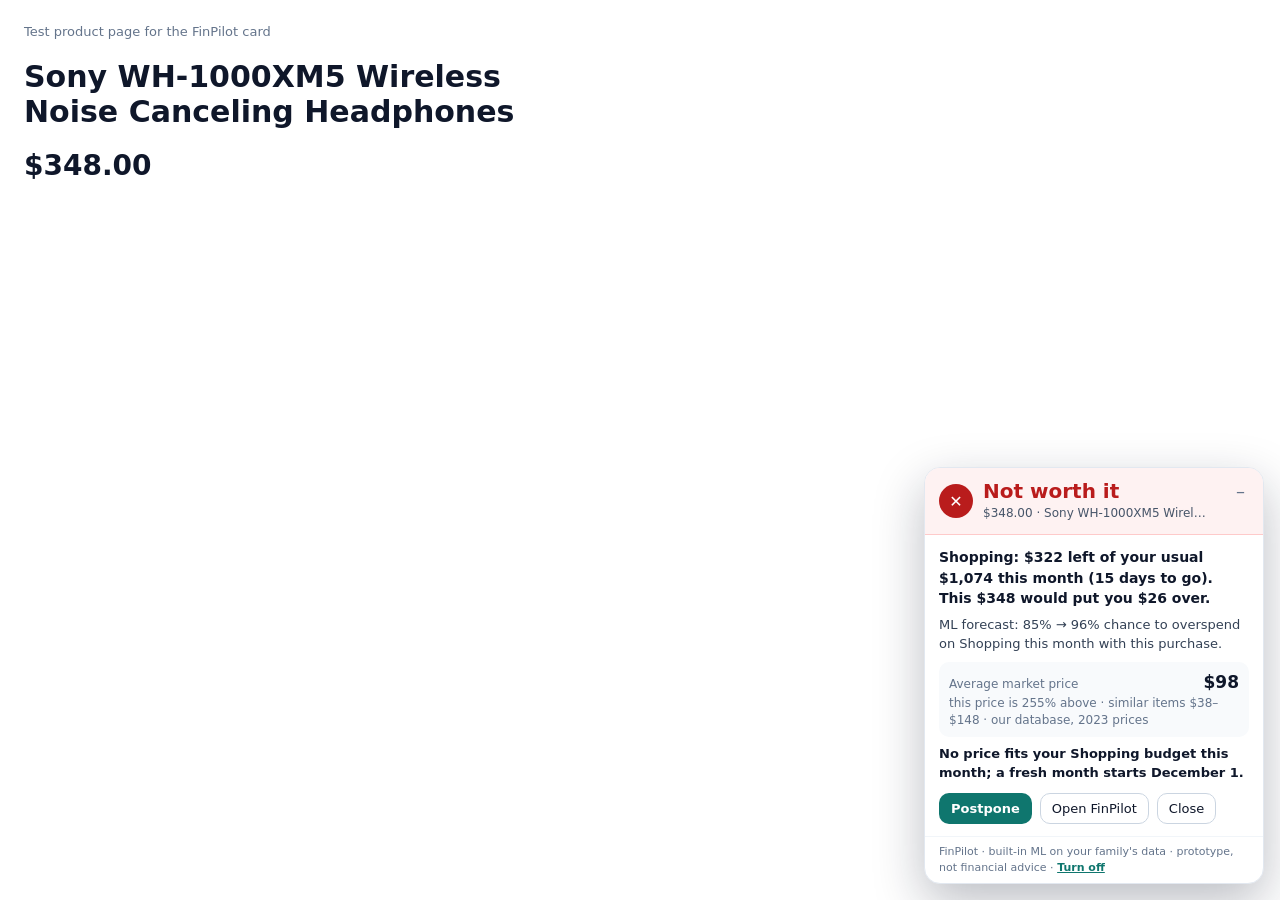
<file: extension/card-test.html>
<!doctype html>
<html lang="en">
<head>
<meta charset="utf-8">
<meta name="viewport" content="width=device-width, initial-scale=1">
<title>FinPilot card test page</title>
<!-- Developer page: a fake product page that runs the on-page card with the built-in engine (no extension needed).
     Open with ?memory&title=...&price=... Not used by the extension itself. -->
<style>body{font:15px system-ui;margin:24px;color:#0f172a;background:#fff} .p{max-width:520px} .price{font-size:28px;font-weight:700}</style>
</head>
<body>
<div class="p" itemscope itemtype="https://schema.org/Product">
  <p style="color:#64748b;font-size:13px">Test product page for the FinPilot card</p>
  <h1 itemprop="name" id="name"></h1>
  <div class="price">$<span itemprop="price" id="price"></span></div>
</div>
<script type="module">
import { loadModels } from "./lib/ml.js";
import { MarketIndex } from "./lib/market.js";
import { Store } from "./lib/store.js";
import { checkPurchase } from "./lib/verdict.js";

const q = new URLSearchParams(location.search);
const title = q.get("title") || "Sony WH-1000XM5 Wireless Noise Canceling Headphones";
document.getElementById("name").textContent = title;
document.getElementById("price").textContent = q.get("price") || "348.00";
document.title = title;

const today = "2026-11-15";
const models = await loadModels("./");
const market = new MarketIndex(await (await fetch("./models/price_index.json")).json());
const store = new Store(models);
await store.loadDemo(await (await fetch("./data/demo_family.json")).json(), today);
const app = { models, market, store, today };

// Stand-in for the extension's background worker.
window.chrome = window.chrome || {};
chrome.runtime = {
  sendMessage(msg, cb) {
    setTimeout(async () => {
      try {
        if (msg.type === "check") cb({ ok: true, data: checkPurchase(app, msg.product) });
        else if (msg.type === "postpone") cb({ ok: true, data: { remind_on: await store.postpone(msg.product) } });
        else cb({ ok: true, data: {} });
      } catch (e) { cb({ ok: false, error: e.message }); }
    }, 50);
  },
  onMessage: { addListener() {} },
};
chrome.storage = { local: { get: async () => ({ "finpilot:card_on": true }), set: async () => {} }, onChanged: { addListener() {} } };
for (const src of ["detect.js", "content.js"]) {
  await new Promise((r) => { const s = document.createElement("script"); s.src = src; s.onload = r; document.body.append(s); });
}
</script>
</body>
</html>
</file>
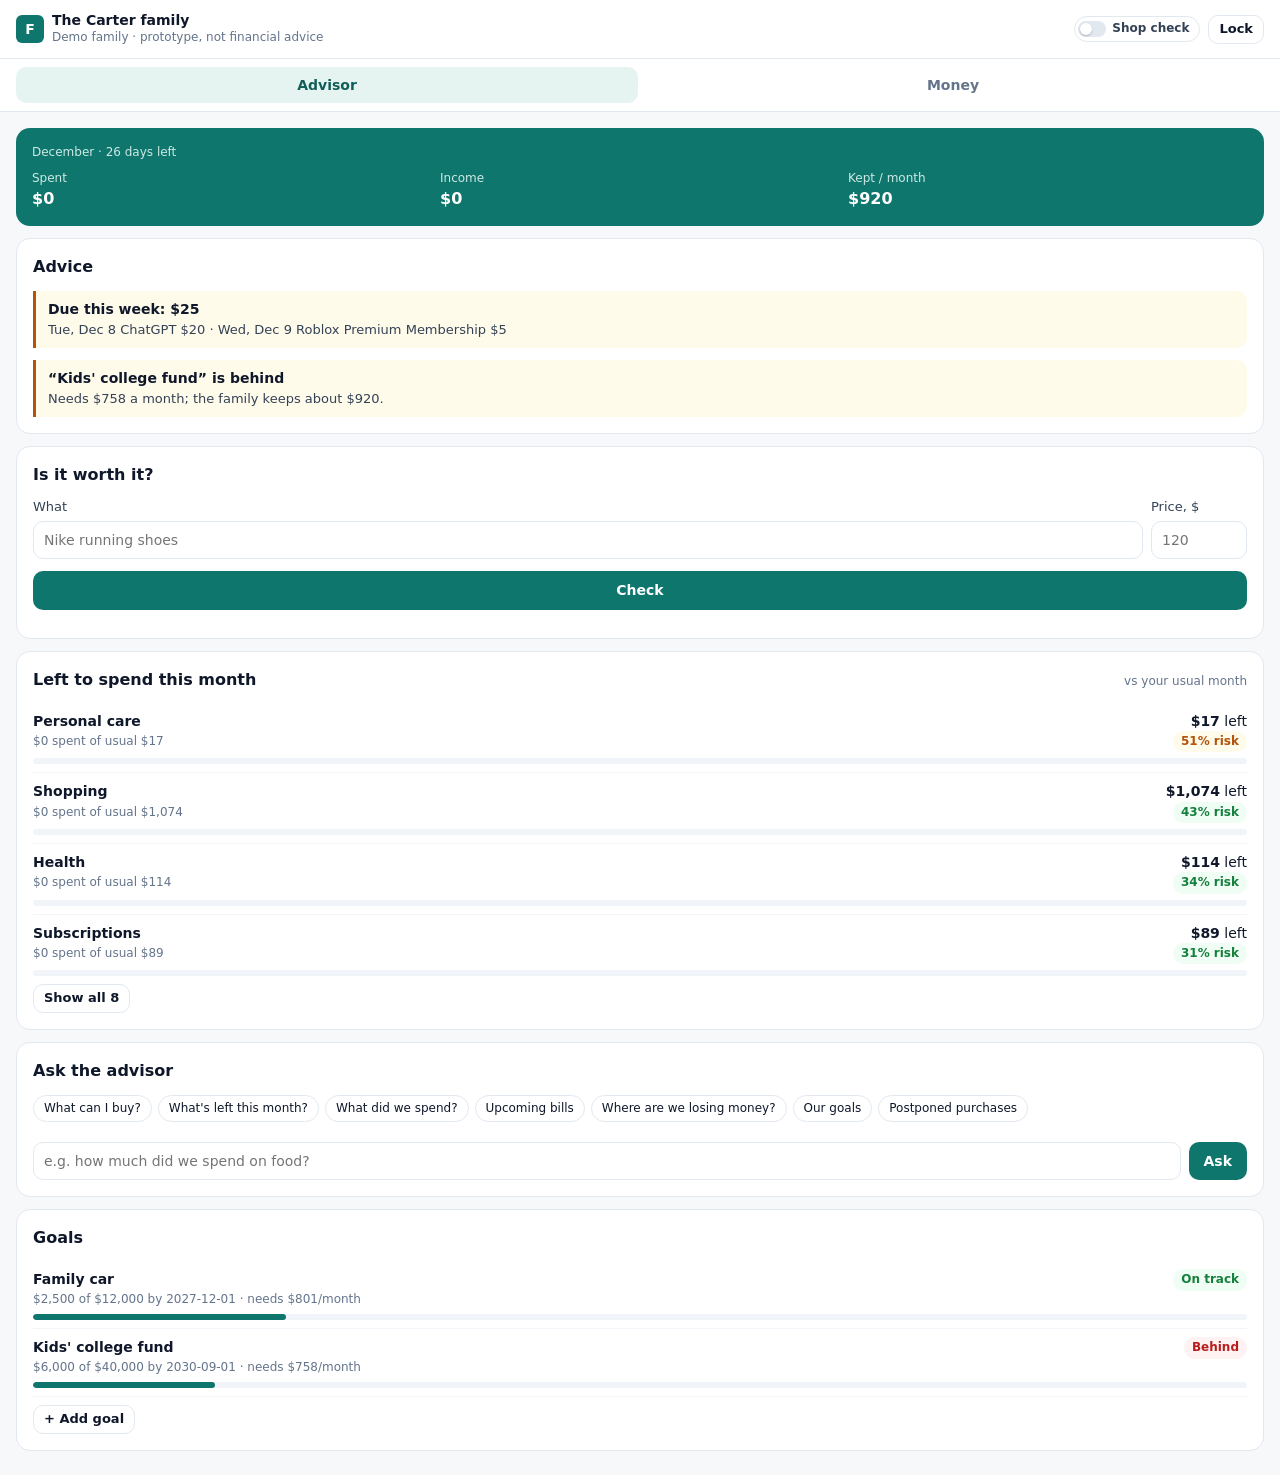
<file: extension/panel.html>
<!doctype html>
<html lang="en">
<head>
  <meta charset="utf-8">
  <meta name="viewport" content="width=device-width, initial-scale=1">
  <title>FinPilot</title>
  <link rel="stylesheet" href="panel.css">
</head>
<body>
  <div id="root" class="app" aria-live="polite">
    <div class="center"><div class="skeleton" style="height:28px;width:60%"></div><div class="skeleton" style="height:120px;margin-top:16px"></div></div>
  </div>
  <script type="module" src="panel.js"></script>
</body>
</html>
</file>
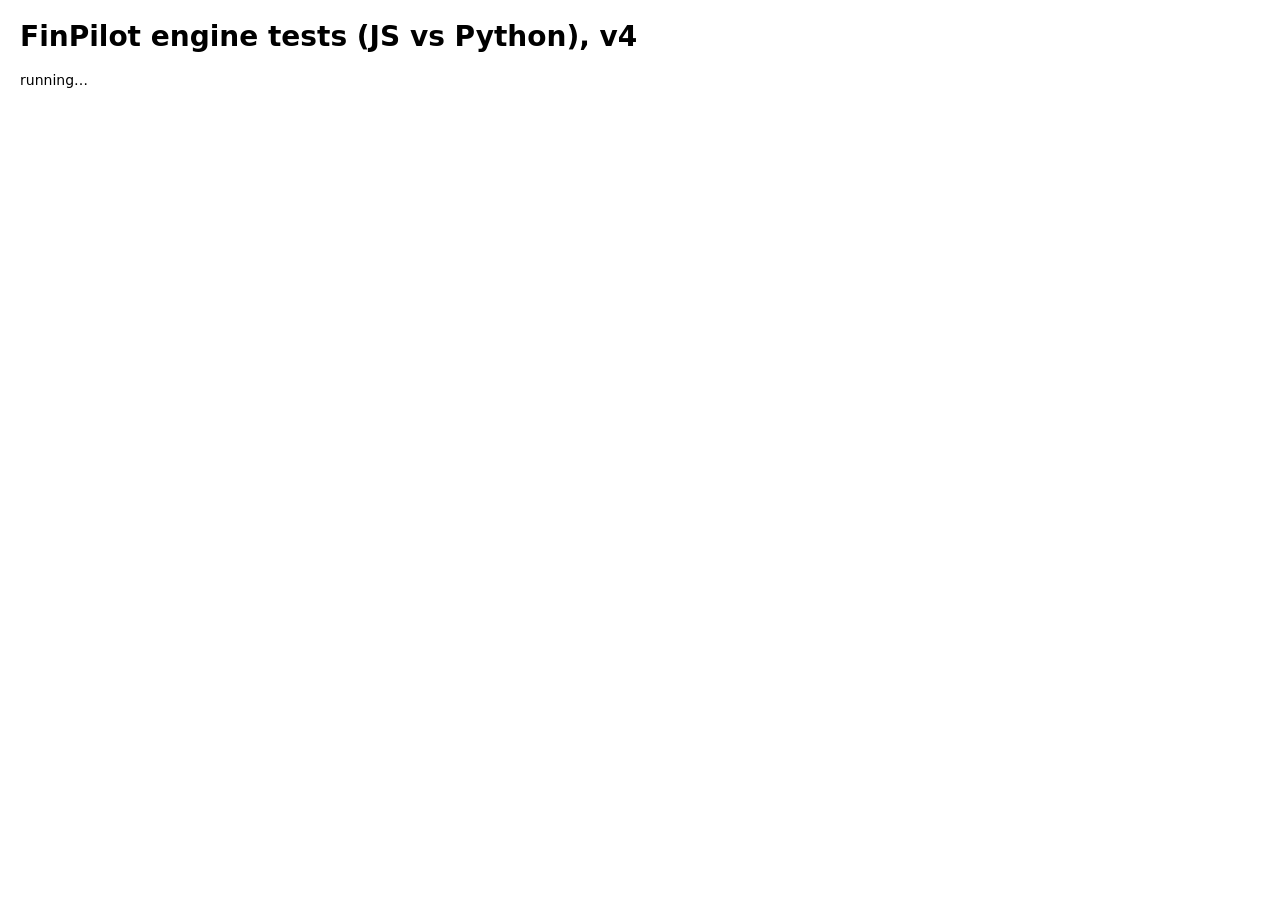
<file: extension/test.html>
<!doctype html>
<meta charset="utf-8">
<title>FinPilot engine tests</title>
<style>body{font:14px system-ui;margin:20px} .ok{color:#15803d} .bad{color:#b91c1c} pre{white-space:pre-wrap}</style>
<h1>FinPilot engine tests (JS vs Python), v4</h1>
<div id="out">running…</div>
<script type="module">
import { loadModels } from "./lib/ml.js";
import { FORECAST_CATEGORIES, features, vector } from "./lib/features.js";
import { familyState, monthlyFreeCash, planGoals, upcomingRecurring, usualP90, yearlyIncome } from "./lib/finance.js";

const results = [];
const check = (name, ok, detail = "") => results.push({ name, ok, detail });
const close = (a, b, tol) => Math.abs(a - b) <= tol;

const m = await loadModels("./");

// Task 1: models
check("categorizer labels", m.tests.categorizer.every((t) => m.categorizer.predict(t.text) === t.expected));
check("intent labels", m.tests.intent.every((t) => m.intent.predict(t.text) === t.expected));
check("price predictions", m.tests.price.every((t) => close(Math.exp(m.price.predict(t.text)), t.expected, 0.02)));
check("overspend probabilities", m.tests.overspend.every((t) => close(m.overspend.proba(t.x), t.expected, 1e-4)));
check("recurring probabilities", m.tests.recurring.every((t) => close(m.recurring.proba(t.x), t.expected, 1e-4)));

// Task 2: live features and money math on the demo family (fixture computed by the Python backend)
const fx = await (await fetch("./data/test_fixture.json")).json();
const tx = fx.transactions;
check("yearly income", close(yearlyIncome(tx, fx.today), fx.yearly_income, 0.01), `${yearlyIncome(tx, fx.today)} vs ${fx.yearly_income}`);
const state = familyState(tx, 2, fx.today);
const names = m.overspendSpec.features;
for (const c of FORECAST_CATEGORIES) {
  const row = features(state, c, fx.today);
  const exp = fx.features[c];
  if (!exp) { check(`features ${c}`, row === null, "expected no history"); continue; }
  const x = vector(row, names);
  const bad = names.filter((f, i) => !close(x[i], exp.x[i], 1e-3 * Math.max(1, Math.abs(exp.x[i]))));
  check(`features ${c}`, bad.length === 0, bad.map((f) => `${f}: ${x[names.indexOf(f)]} vs ${exp.x[names.indexOf(f)]}`).join("; "));
  check(`risk ${c}`, close(m.overspend.proba(x), exp.prob, 1e-3), `${m.overspend.proba(x).toFixed(4)} vs ${exp.prob}`);
}
const free = monthlyFreeCash(tx, fx.today);
check("free cash", close(free, fx.free_cash, 0.01), `${free} vs ${fx.free_cash}`);
const up = upcomingRecurring(m, tx, fx.today, 30).map((u) => `${u.date}|${u.amount.toFixed(2)}|${u.category}`).sort();
const upExp = fx.upcoming.map((u) => `${u.date}|${Number(u.amount).toFixed(2)}|${u.category}`).sort();
check("upcoming payments", JSON.stringify(up) === JSON.stringify(upExp), `JS ${up.length}, Python ${upExp.length}; only JS: ${up.filter((x) => !upExp.includes(x)).join(", ")}; only Py: ${upExp.filter((x) => !up.includes(x)).join(", ")}`);
const demoGoals = [{ name: "Kids' college fund", target: 40000, saved: 6000, deadline: "2030-09-01" },
  { name: "Family car", target: 12000, saved: 2500, deadline: "2027-12-01" }];
const goals = planGoals(demoGoals, free, fx.today);
const gExp = fx.goals;
check("goal plans", goals.every((g) => { const e = gExp.find((x) => x.name === g.name); return e && close(g.needed_per_month, e.needed_per_month, 0.01) && close(g.allocated_per_month, e.allocated_per_month, 0.05) && g.projected_date === e.projected_date && g.on_track === e.on_track; }),
  JSON.stringify(goals.map((g) => [g.name, g.needed_per_month, g.allocated_per_month, g.projected_date, g.on_track])));
check("usual price (shopping p90)", close(usualP90(tx, "shopping", fx.today), fx.usual_p90_shopping, 0.01), `${usualP90(tx, "shopping", fx.today)} vs ${fx.usual_p90_shopping}`);

// Task 13: family password store and demo family
const { Store, DEMO_PASSWORD, validPassword, generatePassword, normalizePassword } = await import("./lib/store.js");
check("password rules", validPassword("DEMO26") && validPassword("7K2PQ9") && !validPassword("ABCDEF") && !validPassword("123456") && !validPassword("AB12C") && !validPassword("AB-123"));
check("generated passwords valid", Array.from({ length: 50 }, generatePassword).every(validPassword));
const demo = await (await fetch("./data/demo_family.json")).json();
const store = new Store(m);
const t0 = performance.now();
await store.loadDemo(demo, "2026-11-15");
const ms = performance.now() - t0;
check("demo loads under 3 s", ms < 3000, `${ms.toFixed(0)} ms`);
check("demo family: 2 children, no profiles", store.data.family.children === 2 && !("members" in store.data.family) && store.data.family.is_demo);
check("no transactions after today", store.data.transactions.every((t) => t.date <= "2026-11-15"));
check("every transaction categorized", store.data.transactions.every((t) => t.category));
check("seed correction applied", store.data.transactions.filter((t) => t.description === "PURCHASE INTEREST CHARGE").every((t) => t.category === "fees"));
const demoCount = store.data.transactions.length;
const resumed = new Store(m);
check("panel re-opens the unlocked family", (await resumed.resume()) && resumed.data.transactions.length === demoCount);
await store.lock();
check("lock forgets the family", !store.ready && !(await new Store(m).resume()));
let wrong = false; try { await store.unlock("ZZZ999"); } catch (e) { wrong = true; }
check("wrong password rejected", wrong && !store.ready);
await store.unlock(" demo26 ");
check("password is case-insensitive", store.ready && store.data.transactions.length === demoCount);
let dup = false; try { await store.createFamily("Copycats", DEMO_PASSWORD); } catch (e) { dup = e.message.includes("already used"); }
check("password already used is rejected", dup);
let weak = false; try { await store.createFamily("Weak", "abcdef"); } catch (e) { weak = true; }
check("weak password rejected", weak);
const pw = generatePassword();
await store.createFamily("The Smiths", pw, 1);
check("new family starts empty", store.data.transactions.length === 0 && store.data.family.name === "The Smiths");
await store.addEntry({ kind: "expense", amount: 23.4, description: "Starbucks latte" });
await store.addEntry({ kind: "income", amount: "1500", description: "Salary ACME payroll" });
const [e1, e2] = store.data.transactions;
check("expense saved negative, category by ML", e1.amount === -23.4 && e1.category === "dining" && e1.category_source === "model", JSON.stringify(e1));
check("income saved positive", e2.amount === 1500 && e2.category === "income", JSON.stringify(e2));
const [salary, refund, sold] = store.categorize([{ amount: 1200, description: "PAYPAL *Salary", source: "paypal" },
  { amount: 25, description: "PAYPAL *Refund Nike shoes", source: "paypal" }, { amount: 80, description: "Sold old bike on eBay", channel: "manual" }]);
check("money in from PayPal or marked as income counts as income (refunds left to the model)",
  salary.category === "income" && sold.category === "income" && refund.category === m.categorizer.predict("[credit] PAYPAL *Refund Nike shoes") && refund.category_source === "model",
  `${salary.category} ${sold.category} ${refund.category}`);
let noAmount = false; try { await store.addEntry({ kind: "expense", amount: 0, description: "x" }); } catch (e) { noAmount = true; }
check("zero amount rejected", noAmount);
await store.lock(); await store.unlock(normalizePassword(pw));
check("each family sees only its own money", store.data.transactions.length === 2);
await store.deleteFamily();
await store.unlock(DEMO_PASSWORD);
const fixTx = store.data.transactions.find((t) => /T-?MOBILE/i.test(t.description) && t.category_source === "model");
const n = fixTx ? await store.fixCategory(fixTx.id, "utilities") : -1;
check("category fix updates same merchant", n > 0, `updated ${n}`);

// Task 12: market price from the database (kNN)
const { MarketIndex } = await import("./lib/market.js");
const t1 = performance.now();
const indexSpec = await (await fetch("./models/price_index.json")).json();
const market = new MarketIndex(indexSpec);
check("market index builds under 4 s", performance.now() - t1 < 4000, `${(performance.now() - t1).toFixed(0)} ms`);
const mBad = indexSpec.tests.filter((t) => { const r = market.lookup(t.title); return !r || Math.abs(r.median - t.expected) > 0.01; })
  .map((t) => `${t.title.slice(0, 40)}: ${market.lookup(t.title)?.median} vs ${t.expected}`);
check("market median matches Python", mBad.length === 0, mBad.join("; "));

// Task 5/16: verdict rules and full check on the demo family
const { decide, checkPurchase } = await import("./lib/verdict.js");
const cases = await (await fetch("./data/verdict_cases.json")).json();
const badCases = cases.filter((c) => { const v = decide(c.in); return v.decision !== c.decision || v.reasons.length !== c.n_reasons; });
check(`verdict rules (${cases.length} cases)`, badCases.length === 0, JSON.stringify(badCases.slice(0, 3)));
const app = { models: m, market, store, today: "2026-11-15" };
const concert = checkPurchase(app, { title: "Concert tickets", price: 100, url: "https://www.ticketmaster.com/e/1" });
check("concert $100 -> not worth it with a fair price", concert.decision === "not_worth_it" && concert.reasonable_price > 10 && concert.reasonable_price < 60,
  `${concert.decision} fair ${concert.reasonable_price} reasons ${concert.reasons.join(" | ")}`);
check("verdict tells what is left this month", concert.left_this_month != null && concert.days_left === 15, `${concert.left_this_month} ${concert.days_left}`);
const phones = checkPurchase(app, { title: "Sony WH-1000XM5 Wireless Noise Canceling Headphones", price: 348, url: "https://www.amazon.com/dp/x" });
check("headphones $348 -> not worth it, market price shown", phones.decision === "not_worth_it" && phones.market?.median > 0 && phones.market.similar.length > 0,
  `${phones.decision} ${JSON.stringify(phones.market)}`);
const pods = checkPurchase(app, { title: "Apple AirPods Pro (2nd generation) wireless earbuds", price: 249, url: "https://www.amazon.com/dp/z" });
check("accessory-priced neighbours -> no market price shown", pods.market === null && pods.market_unclear && pods.explain.market.average === null, JSON.stringify(pods.market_unclear));
check("explanation is consistent (no 'left' + 'no room' clash)", !(concert.explain.family.includes(" left ") && /no room/i.test(concert.explain.fair || "")), JSON.stringify(concert.explain));
const calc = checkPurchase(app, { title: "TI-84 Plus graphing calculator for school", price: 129, url: "https://www.amazon.com/dp/y" });
check("school calculator judged as a need", calc.kind === "need" && calc.risk_after === null, `${calc.kind} ${calc.decision}`);

// Task 14: built-in advisor, no external AI
const { answer, answerTopic, TOPICS } = await import("./lib/assistant.js");
const topicErrors = Object.keys(TOPICS).filter((t) => { try { return !answerTopic(app, t).reply; } catch (e) { return true; } });
check("every advisor topic answers", topicErrors.length === 0, topicErrors.join(", "));
const a1 = answer(app, "how much did we spend on restaurants last month?");
check("question -> spending answer", a1.topic === "spending" && a1.reply.includes("Dining"), JSON.stringify(a1));
const a2 = answer(app, "can I buy concert tickets for $100?");
check("question -> purchase verdict", a2.topic === "can_afford" && a2.reply.startsWith("Not worth it"), JSON.stringify(a2));
const a4 = answer(app, "what can i buy");
check("'what can i buy' -> safe amounts from the overspend model", a4.topic === "can_spend" && a4.reply.startsWith("Safe to spend") && /up to \$\d/.test(a4.reply), a4.reply);
const a5 = answerTopic(app, "can_spend", "what's safe to spend on clothes right now");
check("safe amount for one category (clothes -> Shopping)", a5.reply.startsWith("Shopping:"), a5.reply);
const a6 = answer(app, "can i buy a laptop?");
check("no price given -> price from our market database, then the verdict", a6.topic === "can_afford" && a6.reply.includes("average for") && /Worth it|Think about it|Not worth it/.test(a6.reply), a6.reply);
const a7 = answer(app, "thinking of getting airpods for 249, good idea?");
check("price written without $ is understood (not asked, not estimated)", a7.topic === "can_afford" && !a7.reply.includes("Tell me the price") && !a7.reply.includes("average for") && /Worth it|Think about it|Not worth it/.test(a7.reply), a7.reply);
const a3 = answer(app, "hmm");
check("unsure -> offers other topics", a3.alternatives.length === 2 && a3.confidence < 0.6, JSON.stringify(a3));

// PayPal: Log in with PayPal (user's own account) + payments through our Sandbox shop
const pp = await import("./lib/paypal.js");
const au = new URL(pp.authorizeUrl("CID", "https://lakkaedhdeopfgfnpioemhplfomfgbam.chromiumapp.org/paypal", "S1"));
check("PayPal login URL", au.origin === "https://www.sandbox.paypal.com" && au.searchParams.get("response_type") === "code" && au.searchParams.get("scope").includes("email") && au.searchParams.get("state") === "S1");
check("PayPal answer: code read, wrong state rejected, cancel explained",
  pp.readRedirect("https://x.chromiumapp.org/paypal?code=ABC&state=S1", "S1") === "ABC"
  && (() => { try { pp.readRedirect("https://x.chromiumapp.org/paypal?code=ABC&state=EVIL", "S1"); return false; } catch { return true; } })()
  && (() => { try { pp.readRedirect("https://x.chromiumapp.org/paypal?error=access_denied&state=S1", "S1"); return false; } catch (e) { return e.message.includes("cancelled"); } })());
const who = pp.profileOf({ name: "Jane Carter", emails: [{ value: "Jane@Example.com", primary: true }], payer_id: "P1" });
check("PayPal profile", who.name === "Jane Carter" && who.email === "jane@example.com" && who.payer_id === "P1");
const shop = [
  { transaction_info: { transaction_id: "T1", transaction_initiation_date: "2026-11-10T10:00:00+0000", transaction_amount: { value: "42.50" }, transaction_note: "Trader Joe's groceries" }, payer_info: { email_address: "jane@example.com" } },
  { transaction_info: { transaction_id: "T2", transaction_initiation_date: "2026-11-11T10:00:00+0000", transaction_amount: { value: "99.00" } }, payer_info: { email_address: "someone@else.com" } },
  { transaction_info: { transaction_id: "T3", transaction_initiation_date: "2026-11-12T10:00:00+0000", transaction_amount: { value: "-10.00" }, transaction_subject: "Refund" }, payer_info: { account_id: "P1" } },
];
const fam = pp.familyPayments(shop, who);
check("PayPal import: only this person's payments, spending negative, refunds positive",
  fam.length === 2 && fam[0].amount === -42.5 && fam[0].description === "PAYPAL *Trader Joe's groceries" && fam[1].amount === 10 && fam[0].date === "2026-11-10", JSON.stringify(fam));

const jwt = "x." + btoa(JSON.stringify({ sub: "u1", name: "Jane Carter", email: "Jane@Example.com", payer_id: "P1" })).replace(/=+$/, "").replace(/\+/g, "-").replace(/\//g, "_") + ".sig";
const fromToken = pp.profileOf(pp.decodeJwt(jwt));
check("PayPal profile from the login id_token", fromToken.email === "jane@example.com" && fromToken.name === "Jane Carter" && pp.decodeJwt("garbage") === null, JSON.stringify(fromToken));
const own = pp.ownPayments(shop);
check("PayPal import when the shop account itself is connected: whole history, signs as they are", own.length === 3 && own[0].amount === 42.5 && own[2].amount === -10, JSON.stringify(own));

const failed = results.filter((r) => !r.ok);
document.getElementById("out").innerHTML = `<p class="${failed.length ? "bad" : "ok"}"><b>${results.length - failed.length}/${results.length} passed</b></p>` +
  results.map((r) => `<div class="${r.ok ? "ok" : "bad"}">${r.ok ? "✓" : "✗"} ${r.name}${r.ok ? "" : `<pre>${r.detail}</pre>`}</div>`).join("");
window.RESULTS = results;
</script>
</file>
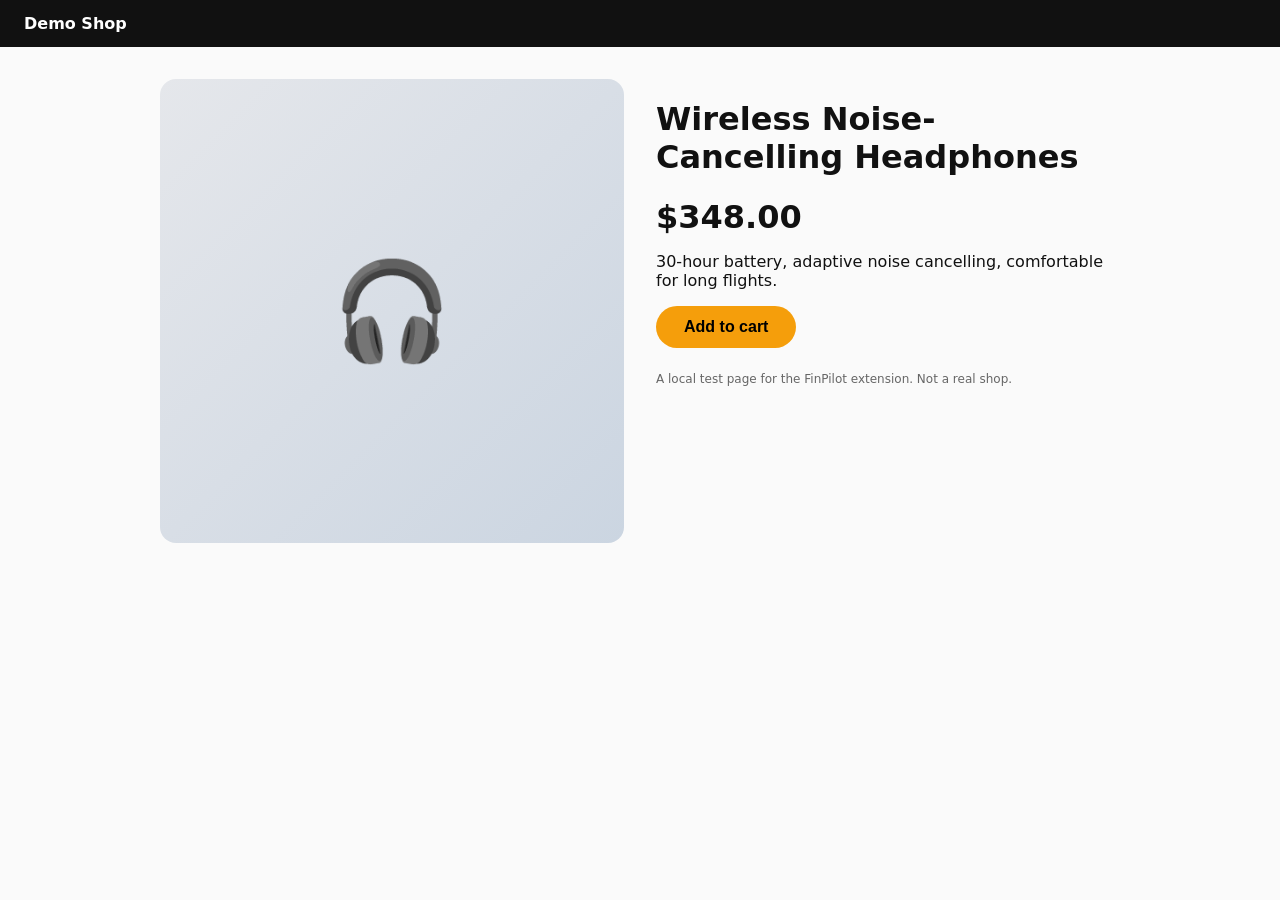
<file: web/demo-product.html>
<!doctype html>
<html lang="en">
<head>
  <meta charset="utf-8">
  <meta name="viewport" content="width=device-width, initial-scale=1">
  <title>Noise-cancelling headphones — Demo Shop</title>
  <meta property="og:title" content="Wireless Noise-Cancelling Headphones">
  <meta property="product:price:amount" content="348.00">
  <meta property="product:price:currency" content="USD">
  <script type="application/ld+json">
  {
    "@context": "https://schema.org",
    "@type": "Product",
    "name": "Wireless Noise-Cancelling Headphones",
    "offers": { "@type": "Offer", "price": "348.00", "priceCurrency": "USD", "availability": "https://schema.org/InStock" }
  }
  </script>
  <style>
    body { font-family: system-ui, sans-serif; margin: 0; background: #fafafa; color: #111; }
    header { background: #111; color: #fff; padding: 14px 24px; font-weight: 700; }
    main { max-width: 960px; margin: 32px auto; display: grid; grid-template-columns: 1fr 1fr; gap: 32px; padding: 0 16px; }
    .img { aspect-ratio: 1; background: linear-gradient(135deg, #e5e7eb, #cbd5e1); border-radius: 16px; display: grid; place-items: center; font-size: 96px; }
    .price { font-size: 32px; font-weight: 700; margin: 12px 0; }
    button { background: #f59e0b; border: none; border-radius: 999px; padding: 12px 28px; font-size: 16px; font-weight: 600; }
    .note { margin-top: 24px; font-size: 12px; color: #666; }
    @media (max-width: 700px) { main { grid-template-columns: 1fr; } }
  </style>
</head>
<body>
  <header>Demo Shop</header>
  <main>
    <div class="img">🎧</div>
    <div>
      <h1>Wireless Noise-Cancelling Headphones</h1>
      <div class="price">$348.00</div>
      <p>30-hour battery, adaptive noise cancelling, comfortable for long flights.</p>
      <button>Add to cart</button>
      <p class="note">A local test page for the FinPilot extension. Not a real shop.</p>
    </div>
  </main>
</body>
</html>
</file>
<file: extension/panel.css>
/* FinPilot side panel. Tokens first; components use only these. */
:root {
  --brand: #0f766e; --brand-strong: #115e59; --brand-soft: #e6f4f1;
  --ink: #0f172a; --ink-2: #334155; --muted: #64748b; --line: #e2e8f0; --line-soft: #f1f5f9;
  --surface: #ffffff; --bg: #f7f8fa;
  --red: #b91c1c; --red-soft: #fef2f2; --amber: #b45309; --amber-soft: #fffbeb; --green: #15803d; --green-soft: #f0fdf4;
  --r-sm: 6px; --r-md: 10px; --r-lg: 14px;
  --s1: 4px; --s2: 8px; --s3: 12px; --s4: 16px; --s5: 20px; --s6: 24px;
  --fs-xs: 12px; --fs-sm: 13px; --fs-md: 14px; --fs-lg: 16px; --fs-xl: 20px;
}
* { box-sizing: border-box; }
html, body { margin: 0; }
body { font: var(--fs-md)/1.45 Inter, system-ui, -apple-system, "Segoe UI", sans-serif; color: var(--ink); background: var(--bg); }
button, input, select { font: inherit; color: inherit; }
:focus-visible { outline: 2px solid var(--brand); outline-offset: 2px; }
.sr-only { position: absolute; width: 1px; height: 1px; overflow: hidden; clip: rect(0 0 0 0); white-space: nowrap; }

/* shell */
.app { min-height: 100vh; display: flex; flex-direction: column; }
.topbar { position: sticky; top: 0; z-index: 5; display: flex; align-items: center; gap: var(--s2); padding: var(--s3) var(--s4); background: var(--surface); border-bottom: 1px solid var(--line); }
.logo { width: 28px; height: 28px; border-radius: var(--r-sm); background: var(--brand); color: #fff; display: grid; place-items: center; font-weight: 800; flex: none; }
.topbar .family { font-weight: 700; font-size: var(--fs-md); line-height: 1.2; }
.topbar .sub { font-size: var(--fs-xs); color: var(--muted); }
.topbar .who { min-width: 0; flex: 1; }
.topbar .family { overflow: hidden; text-overflow: ellipsis; white-space: nowrap; }
.switch { display: inline-flex; align-items: center; gap: 6px; border: 1px solid var(--line); background: var(--surface); border-radius: 999px; padding: 3px 10px 3px 3px; font-size: var(--fs-xs); font-weight: 600; color: var(--ink-2); cursor: pointer; white-space: nowrap; flex: none; }
.switch .track { width: 28px; height: 16px; border-radius: 999px; background: var(--line); position: relative; transition: background .15s; }
.switch .knob { position: absolute; top: 2px; left: 2px; width: 12px; height: 12px; border-radius: 999px; background: #fff; box-shadow: 0 1px 2px rgba(15, 23, 42, .25); transition: transform .15s; }
.switch[aria-checked="true"] { color: var(--green); border-color: #bbf7d0; background: var(--green-soft); }
.switch[aria-checked="true"] .track { background: var(--green); }
.switch[aria-checked="true"] .knob { transform: translateX(12px); }
main { flex: 1; padding: var(--s4); padding-bottom: var(--s6); }
main:focus { outline: none; }
.tabs { position: sticky; top: 53px; z-index: 4; display: grid; grid-template-columns: 1fr 1fr; gap: var(--s1); padding: var(--s2) var(--s4); background: var(--surface); border-bottom: 1px solid var(--line); }
.tabs [role=tab] { border: 0; background: none; padding: 8px 0; border-radius: var(--r-md); font-weight: 600; color: var(--muted); cursor: pointer; }
.tabs [role=tab]:hover { background: var(--line-soft); }
.tabs [role=tab][aria-selected="true"] { background: var(--brand-soft); color: var(--brand-strong); }

/* type */
h1 { font-size: var(--fs-xl); margin: 0 0 var(--s1); letter-spacing: -0.01em; }
h2 { font-size: var(--fs-lg); margin: 0; }
h3 { font-size: var(--fs-md); margin: 0; }
.muted { color: var(--muted); }
.small { font-size: var(--fs-sm); }
.xs { font-size: var(--fs-xs); }
.num { font-variant-numeric: tabular-nums; white-space: nowrap; }

/* blocks */
.stack > * + * { margin-top: var(--s3); }
.section { background: var(--surface); border: 1px solid var(--line); border-radius: var(--r-lg); padding: var(--s4); }
.section-head { display: flex; align-items: baseline; justify-content: space-between; gap: var(--s2); margin-bottom: var(--s3); }
.kpis { display: grid; grid-template-columns: 1fr 1fr; gap: var(--s2); }
.kpi { background: var(--surface); border: 1px solid var(--line); border-radius: var(--r-md); padding: var(--s3); }
.kpi .label { font-size: var(--fs-xs); color: var(--muted); }
.kpi .value { font-size: var(--fs-xl); font-weight: 700; margin-top: 2px; }
.row { display: flex; align-items: center; justify-content: space-between; gap: var(--s3); padding: var(--s2) 0; border-bottom: 1px solid var(--line-soft); }
.row:last-child { border-bottom: 0; }
.row .main { min-width: 0; }
.row .title { font-weight: 600; overflow: hidden; text-overflow: ellipsis; white-space: nowrap; }
.bar { height: 6px; background: var(--line-soft); border-radius: 999px; overflow: hidden; margin-top: 6px; }
.bar > span { display: block; height: 100%; border-radius: 999px; }

/* status */
.tag { display: inline-flex; align-items: center; gap: 4px; font-size: var(--fs-xs); font-weight: 600; padding: 2px 8px; border-radius: 999px; white-space: nowrap; }
.tag.red { background: var(--red-soft); color: var(--red); }
.tag.amber { background: var(--amber-soft); color: var(--amber); }
.tag.green { background: var(--green-soft); color: var(--green); }
.tag.gray { background: var(--line-soft); color: var(--ink-2); }
.tag.brand { background: var(--brand-soft); color: var(--brand-strong); }

/* controls */
a.btn { text-decoration: none; }
.btn { display: inline-flex; align-items: center; justify-content: center; gap: 6px; border: 1px solid transparent; border-radius: var(--r-md); padding: 8px 14px; font-size: var(--fs-md); font-weight: 600; cursor: pointer; }
.btn:disabled { opacity: .55; cursor: not-allowed; }
.btn.primary { background: var(--brand); color: #fff; }
.btn.primary:hover:not(:disabled) { background: var(--brand-strong); }
.btn.ghost { background: var(--surface); border-color: var(--line); }
.btn.ghost:hover:not(:disabled) { background: var(--bg); }
.btn.danger { background: var(--surface); border-color: #fecaca; color: var(--red); }
.btn.sm { padding: 4px 10px; font-size: var(--fs-sm); }
.btn.block { width: 100%; }
.field { display: flex; flex-direction: column; gap: 4px; font-size: var(--fs-sm); color: var(--ink-2); font-weight: 500; }
.input, .select { width: 100%; border: 1px solid var(--line); border-radius: var(--r-md); padding: 8px 10px; background: var(--surface); font-size: var(--fs-md); }
.grid2 { display: grid; grid-template-columns: 1fr 1fr; gap: var(--s2); }
.seg { display: inline-flex; background: var(--line-soft); border-radius: var(--r-md); padding: 3px; }
.seg button { border: 0; background: none; padding: 4px 10px; border-radius: var(--r-sm); font-size: var(--fs-sm); font-weight: 600; color: var(--muted); cursor: pointer; }
.seg button[aria-pressed="true"] { background: var(--surface); color: var(--ink); box-shadow: 0 1px 2px rgba(15, 23, 42, .08); }
.avatar { width: 28px; height: 28px; border-radius: 999px; color: #fff; display: grid; place-items: center; font-weight: 700; font-size: var(--fs-sm); flex: none; }
.avatar.lg { width: 44px; height: 44px; font-size: var(--fs-lg); }

/* lock screen */
.center { min-height: 100vh; display: flex; flex-direction: column; justify-content: center; padding: var(--s6) var(--s4); }
.lock { max-width: 420px; margin: 0 auto; }
.lock > * + * { margin-top: var(--s3); }
.brand { display: flex; align-items: center; gap: var(--s2); }
.lock h1 { margin-top: var(--s4); }
.code { font-family: ui-monospace, "SF Mono", Menlo, monospace; font-size: var(--fs-xl); letter-spacing: .3em; text-transform: uppercase; text-align: center; }
.code-inline { font-family: ui-monospace, "SF Mono", Menlo, monospace; letter-spacing: .08em; }
.pw-row { display: flex; gap: var(--s2); }
.pw-row .input { flex: 1; }
.or { display: flex; align-items: center; gap: var(--s2); color: var(--muted); font-size: var(--fs-xs); }
.or::before, .or::after { content: ""; flex: 1; height: 1px; background: var(--line); }

/* advisor */
.section-title { margin-bottom: var(--s3); }
.hero { background: var(--brand); color: #fff; border-radius: var(--r-lg); padding: var(--s4); }
.hero .muted { color: #cdeae5; }
.hero-nums { display: grid; grid-template-columns: repeat(3, 1fr); gap: var(--s2); margin-top: var(--s2); }
.hero-nums > div { display: flex; flex-direction: column; }
.hero-nums b { font-size: var(--fs-lg); }
.advice { border-left: 3px solid var(--muted); background: var(--bg); border-radius: 0 var(--r-md) var(--r-md) 0; padding: var(--s2) var(--s3); }
.advice.red { border-color: var(--red); background: var(--red-soft); } .advice.amber { border-color: var(--amber); background: var(--amber-soft); }
.advice.green { border-color: var(--green); background: var(--green-soft); }
.advice .small { color: var(--ink-2); margin-top: 2px; }
.grid-check { display: grid; grid-template-columns: 1fr 96px; gap: var(--s2); }
.neg { color: var(--red); } .pos { color: var(--green); }
.empty { text-align: center; padding: var(--s6) var(--s4); }

/* verdict */
.verdict { border-radius: var(--r-lg); border: 1px solid var(--line); background: var(--surface); overflow: hidden; }
.verdict .head { padding: var(--s3) var(--s4); display: flex; gap: var(--s3); align-items: center; }
.v-icon { width: 32px; height: 32px; border-radius: 999px; display: grid; place-items: center; color: #fff; font-weight: 800; flex: none; }
.verdict.buy .v-icon { background: var(--green); } .verdict.think .v-icon { background: var(--amber); } .verdict.not_worth_it .v-icon { background: var(--red); }
.verdict .body p { margin: 0 0 var(--s2); }
.v-family { font-weight: 600; }
.v-market { display: grid; grid-template-columns: 1fr auto; align-items: baseline; gap: 0 var(--s2); background: var(--bg); border-radius: var(--r-md); padding: var(--s2) var(--s3); margin-bottom: var(--s2); }
.v-market b { font-size: var(--fs-lg); }
.v-market > span:nth-of-type(2), .v-market details { grid-column: 1 / -1; }
.v-market details { margin-top: 4px; } .v-market summary { cursor: pointer; color: var(--brand-strong); }
.v-market ul { margin: 4px 0 0; padding-left: 16px; color: var(--ink-2); }
.verdict.buy .head { background: var(--green-soft); } .verdict.think .head { background: var(--amber-soft); } .verdict.not_worth_it .head { background: var(--red-soft); }
.verdict .decision { font-size: var(--fs-lg); font-weight: 800; line-height: 1.2; }
.verdict .body { padding: var(--s4); }
.verdict ul { margin: 0; padding-left: 18px; } .verdict li + li { margin-top: 4px; }

/* chat */
.chat { display: flex; flex-direction: column; gap: var(--s2); }
.msg { padding: 8px 12px; border-radius: var(--r-lg); max-width: 90%; white-space: pre-line; }
.msg.me { background: var(--brand); color: #fff; margin-left: auto; border-bottom-right-radius: 4px; }
.msg.bot { background: var(--surface); border: 1px solid var(--line); border-bottom-left-radius: 4px; }
.msg .meta { font-size: 11px; color: var(--muted); margin-top: 4px; }
.chips { display: flex; flex-wrap: wrap; gap: 6px; }
.chips.alt { margin-top: 6px; white-space: normal; }
.chip { border: 1px solid var(--line); background: var(--surface); border-radius: 999px; padding: 4px 10px; font-size: var(--fs-xs); cursor: pointer; }
.ask-row { display: flex; gap: var(--s2); margin-top: var(--s3); }

/* money */
.btn.paypal { background: var(--brand-soft); color: var(--brand-strong); border-color: #b7e1d9; }
.btn.paypal-login { background: var(--ink); color: #fff; padding: 10px 14px; }
.btn.paypal-login:hover:not(:disabled) { background: var(--ink-2); }
.seg.block { display: grid; grid-template-columns: 1fr 1fr; }
.seg.block button { padding: 6px 0; }
.tx-list { list-style: none; margin: var(--s2) 0 0; padding: 0; }
.tx { padding: var(--s2) 0; border-bottom: 1px solid var(--line-soft); }
.tx:last-child { border-bottom: 0; }
.tx-top, .tx-bottom { display: flex; justify-content: space-between; align-items: center; gap: var(--s2); }
.tx-top .title { min-width: 0; overflow: hidden; text-overflow: ellipsis; white-space: nowrap; font-weight: 600; }
.tx-bottom { margin-top: 2px; }
.tx-actions { display: flex; align-items: center; gap: var(--s1); flex: none; }
.select.mini { width: auto; max-width: 132px; padding: 2px 6px; font-size: var(--fs-xs); }
.icon-btn { border: 1px solid transparent; background: none; color: var(--muted); border-radius: var(--r-sm); padding: 2px 6px; font-size: var(--fs-xs); cursor: pointer; }
.icon-btn:hover { background: var(--red-soft); color: var(--red); }
.icon-btn.confirm { background: var(--red); color: #fff; }
.steps { margin: 0 0 var(--s3); padding-left: 20px; } .steps li + li { margin-top: 4px; }

/* overlays */
.toast { position: fixed; left: var(--s4); right: var(--s4); bottom: var(--s4); z-index: 20; background: var(--ink); color: #fff; padding: 10px 14px; border-radius: var(--r-md); font-size: var(--fs-sm); }
.sheet-bg { position: fixed; inset: 0; z-index: 30; background: rgba(15, 23, 42, .4); display: flex; align-items: flex-end; }
.sheet { width: 100%; max-height: 90vh; overflow-y: auto; background: var(--surface); border-radius: var(--r-lg) var(--r-lg) 0 0; padding: var(--s4); }
.skeleton { background: linear-gradient(90deg, var(--line-soft), #fff, var(--line-soft)); background-size: 200% 100%; animation: sk 1.2s infinite; border-radius: var(--r-md); }
@keyframes sk { from { background-position: 200% 0 } to { background-position: -200% 0 } }
[hidden] { display: none !important; }
</file>
